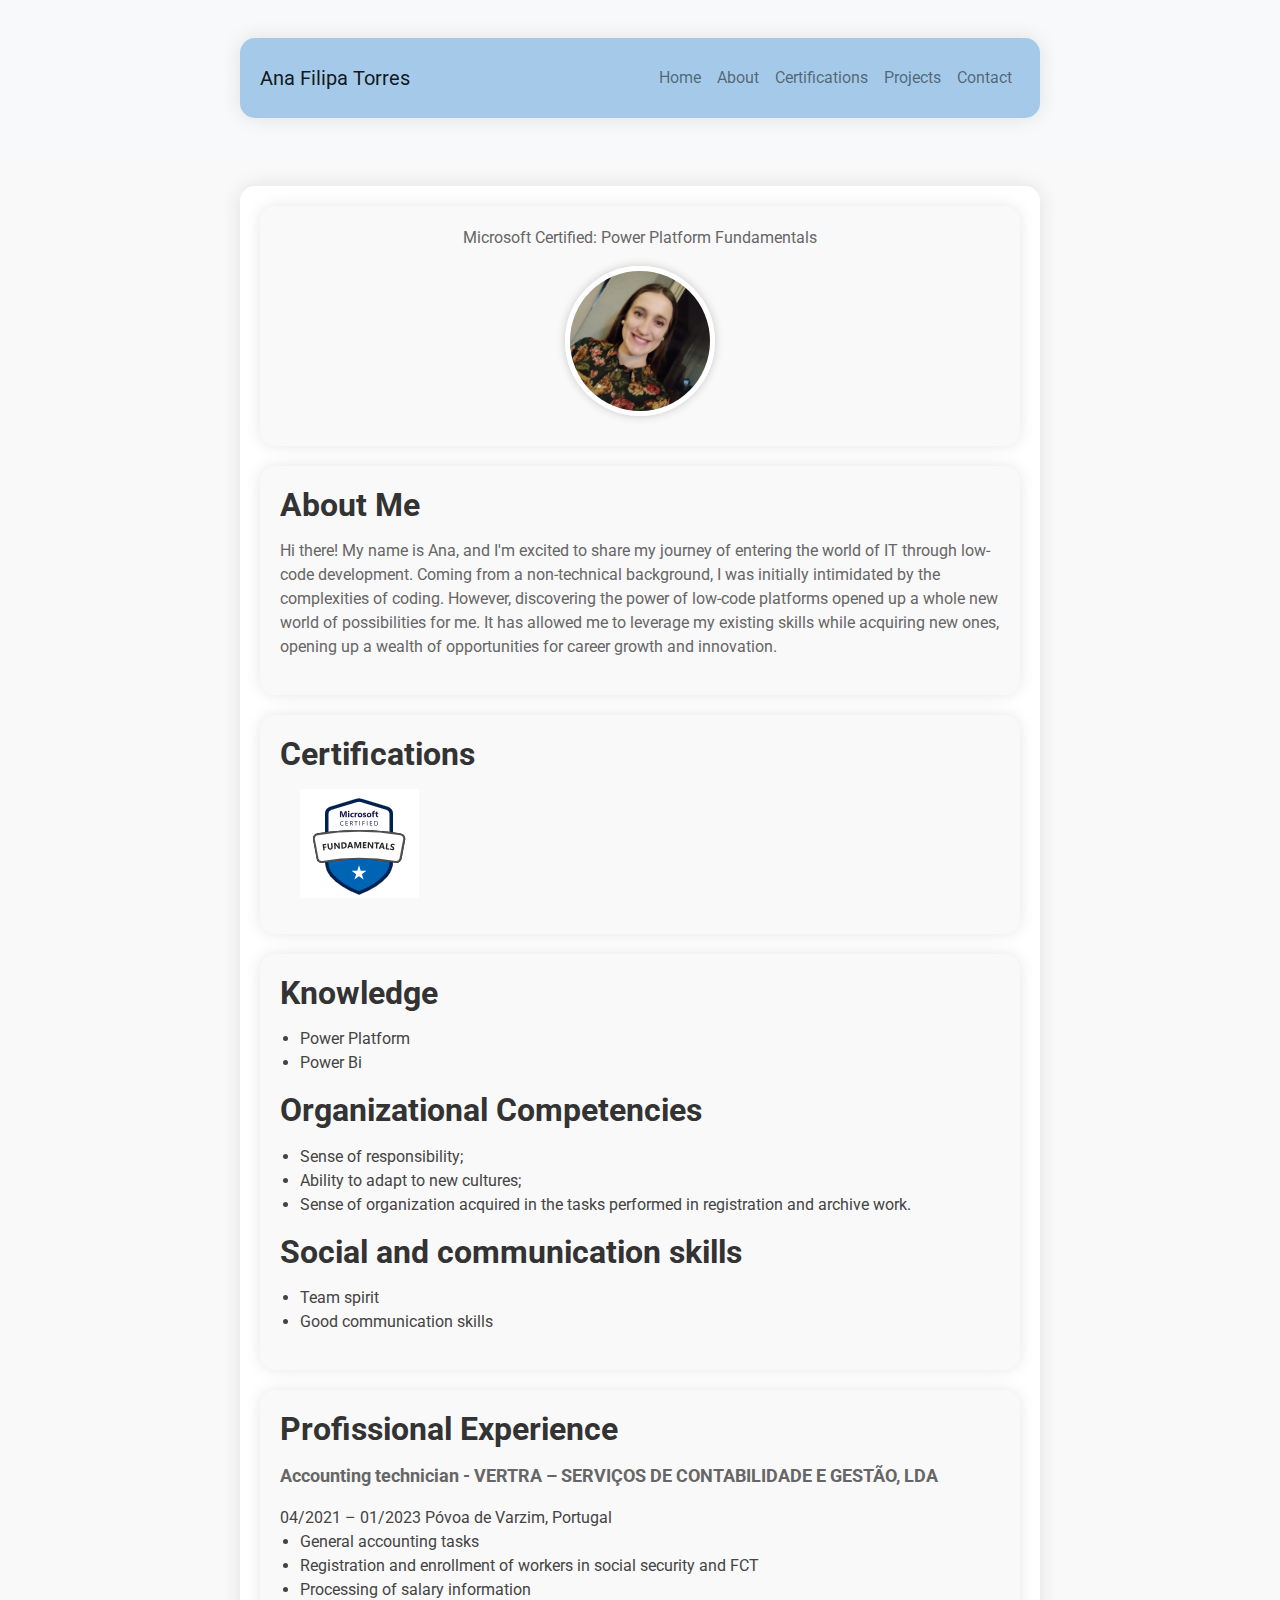
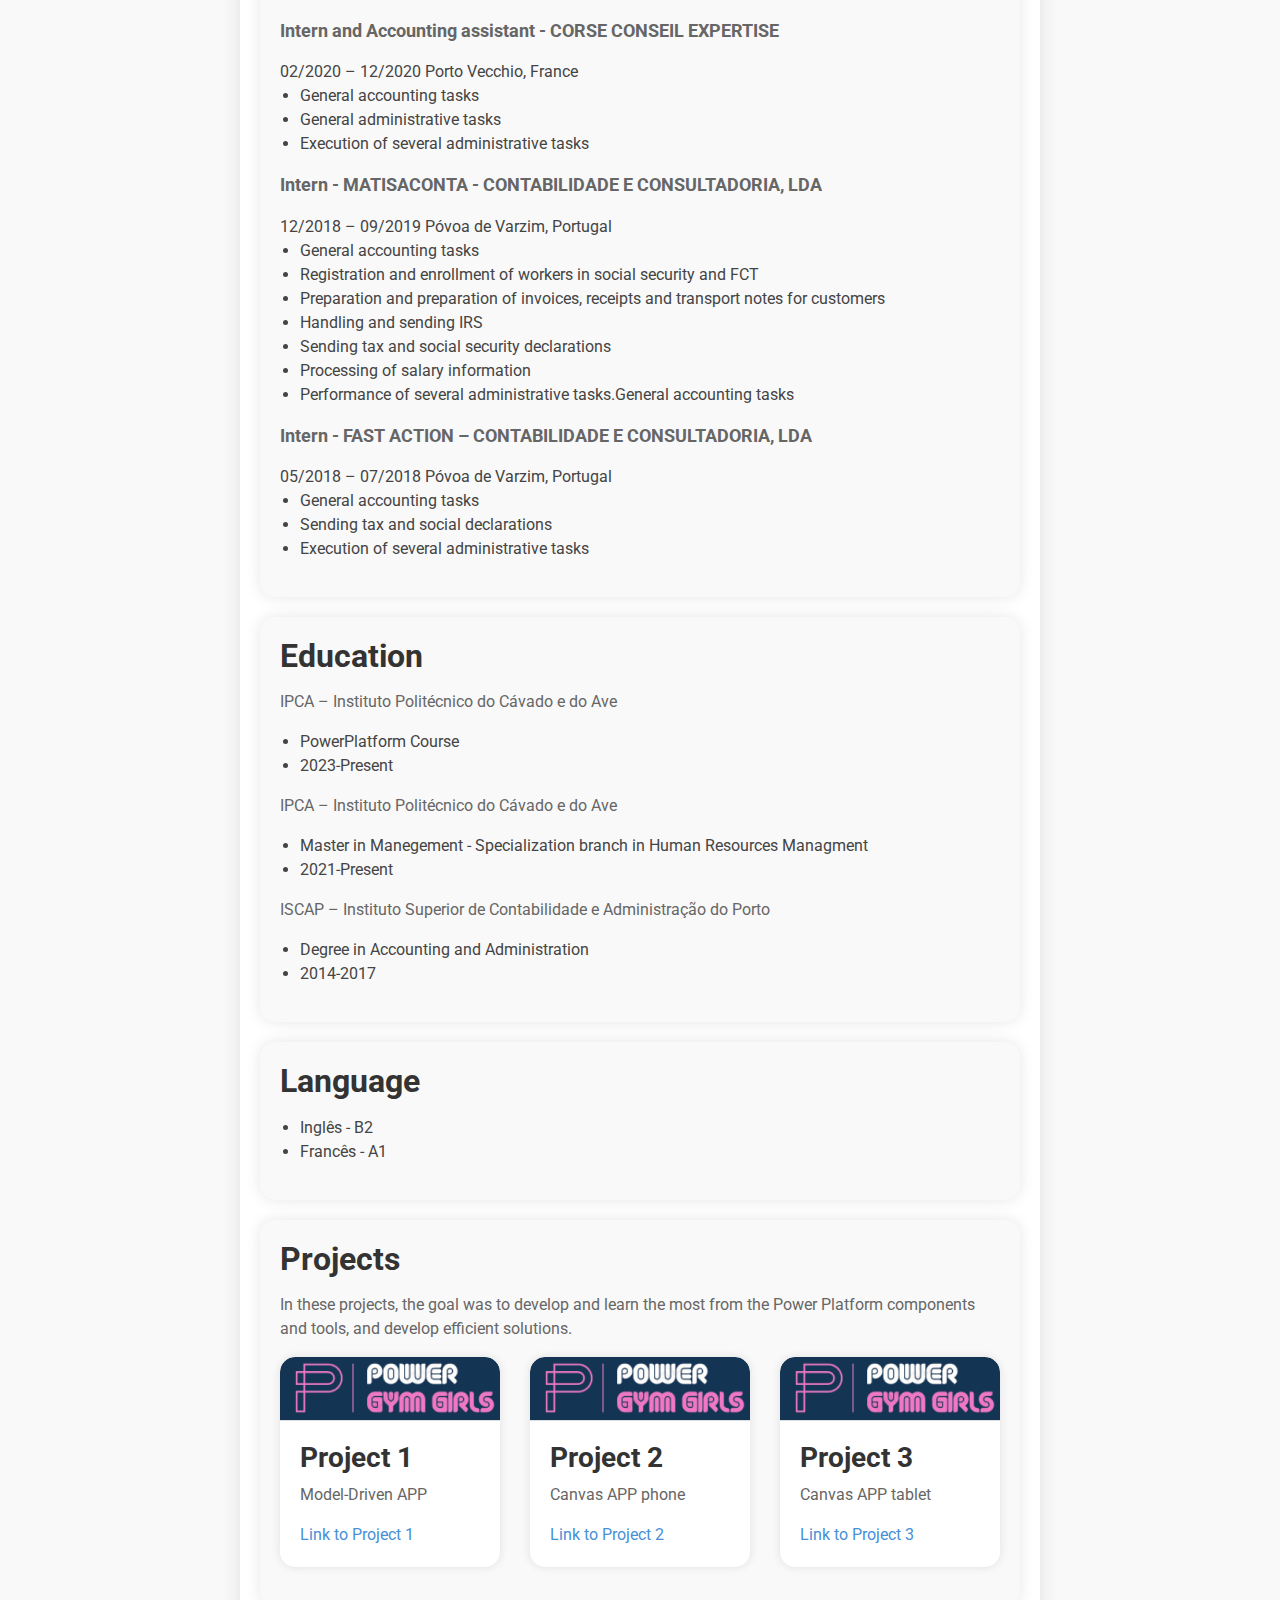
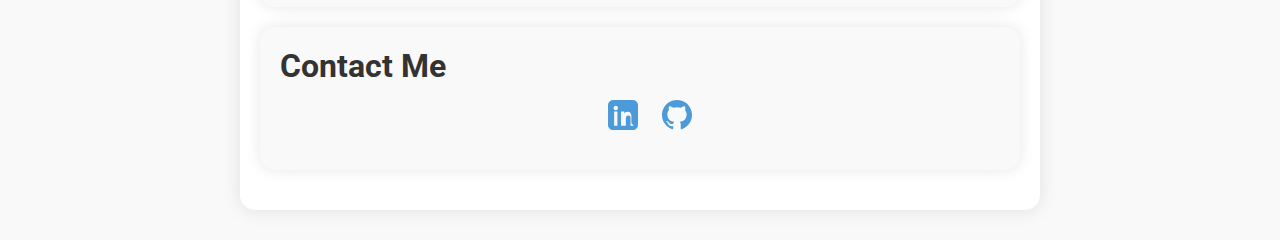
<file: index.html>
<!DOCTYPE html>
<html lang="pt-br">

<head>
    <meta charset="UTF-8">
    <meta name="viewport" content="width=device-width, initial-scale=1.0">
    <title>Ana Filipa Araújo Torres - Currículo</title>
    <!-- Google Fonts -->
    <link href="https://fonts.googleapis.com/css2?family=Roboto:wght@400;700&display=swap" rel="stylesheet">
    <!-- Bootstrap CSS -->
    <link href="https://stackpath.bootstrapcdn.com/bootstrap/4.5.2/css/bootstrap.min.css" rel="stylesheet">
    <style>
        body {
            font-family: 'Roboto', sans-serif;
            margin: 0;
            padding: 0;
            background-color: #f9f9f9;
            color: #444;
        }

        .container {
            max-width: 800px;
            margin: 30px auto;
            background-color: #ffffff;
            padding: 20px;
            border-radius: 15px;
            box-shadow: 0 0 20px rgba(0, 0, 0, 0.1);
        }

        header {
            text-align: center;
            background-color: #4c77af;
            padding: 20px;
            border-radius: 15px 15px 0 0;
            margin-bottom: 20px;
        }

        header img {
            border-radius: 50%;
            margin-bottom: 10px;
            width: 150px;
            height: 150px;
            object-fit: cover;
            border: 5px solid #fff;
            box-shadow: 0 0 10px rgba(0, 0, 0, 0.2);
        }

        h1,
        h2,
        h3 {
            color: #333;
            font-weight: bold;
        }

        p {
            color: #666;
        }

        .section {
            background-color: #f9f9f9;
            border-radius: 15px;
            padding: 20px;
            margin-bottom: 20px;
            box-shadow: 0 0 15px rgba(0, 0, 0, 0.1);
        }

        .section h2 {
            margin-top: 0;
            margin-bottom: 15px;
        }

        .section ul {
            padding-left: 20px;
        }

        .btn-primary {
            background-color: #3a44cf;
            border-color: #0f12ca;
            transition: background-color 0.3s ease;
        }

        .btn-primary:hover {
            background-color: #3f5bd8;
            border-color: #1d46ce;
        }

        .btn-primary:focus,
        .btn-primary.focus {
            box-shadow: 0 0 0 0.2rem rgba(76, 175, 80, 0.5);
        }

        .project-card {
            background-color: #ffffff;
            border-radius: 15px;
            box-shadow: 0 0 10px rgba(0, 0, 0, 0.1);
            overflow: hidden;
            margin-bottom: 20px;
            transition: transform 0.3s ease;
        }

        .project-card:hover {
            transform: translateY(-5px);
        }

        .project-card img {
            width: 100%;
            height: auto;
            border-bottom: 1px solid #ddd;
            border-radius: 15px 15px 0 0;
        }

        .project-info {
            padding: 20px;
        }

        .project-info h3 {
            margin-top: 0;
            color: #333;
        }

        .project-info p {
            color: #666;
        }

        .project-info a {
            display: inline-block;
            color: #4590d6;
            text-decoration: none;
        }

        .project-info a:hover {
            text-decoration: underline;
        }

        .social-links {
            list-style: none;
            padding: 0;
            text-align: center;
            margin-bottom: 20px;
        }

        .social-links li {
            display: inline-block;
            margin: 0 10px;
        }

        .social-links svg {
            width: 30px;
            height: 30px;
            fill: #4c9ada;
            transition: fill 0.3s ease;
        }

        .social-links svg:hover {
            fill: #076de2;
        }
    
    .certifications-container {
        display: flex;
        align-items: center;
    }

    .certification-image {
        margin-left: 10px; /* Adjust the spacing between the text and the image as needed */
    }


    </style>
</head>

<body>
    <nav class="navbar navbar-expand-lg navbar-light bg-light" >
        <div class="container" style="background-color: #a5cae9;">
            <a class="navbar-brand" href="#">Ana Filipa Torres</a>
            <button class="navbar-toggler" type="button" data-toggle="collapse" data-target="#navbarNav"
                aria-controls="navbarNav" aria-expanded="false" aria-label="Toggle navigation">
                <span class="navbar-toggler-icon"></span>
            </button>
            <div class="collapse navbar-collapse justify-content-end" id="navbarNav">
                <ul class="navbar-nav">
                    <li class="nav-item">
                        <a class="nav-link" href="#">Home</a>
                    </li>
                    <li class="nav-item">
                        <a class="nav-link" href="#about">About</a>
                    </li>
                    <li class="nav-item">
                        <a class="nav-link" href="#certification">Certifications</a>
                    </li>
                    <li class="nav-item">
                        <a class="nav-link" href="#projects">Projects</a>
                    </li>
                    <li class="nav-item">
                        <a class="nav-link" href="#contact">Contact</a>
                    </li>
                </ul>
            </div>
        </div>
    </nav>

    <div class="container">
        <header class="section">
            <p>Microsoft Certified: Power Platform Fundamentals</p>
            <img src="curriculumhtml/imagem/1677688121064.jpeg" alt="Ana's Photo">
        </header>
        <section class="section" id="about">
            <h2>About Me</h2>
            <p>
                Hi there! My name is Ana, and I'm excited to share my journey of entering the world of IT through
                low-code development.
                Coming from a non-technical background, I was initially intimidated by the complexities of coding.
                However, discovering the power of low-code platforms opened up a whole new world of possibilities for
                me.
                It has allowed me to leverage my existing skills while acquiring new ones, opening up a wealth of
                opportunities for career growth and innovation.
            </p>
        </section>
         <section class="section" id="certification">
            <h2>Certifications</h2>
            <ul>
                <img src="curriculumhtml/imagem/certificaco.png" alt="Ana's Photo">
            </ul>
        </section>
        <section class="section">
            <h2>Knowledge</h2>
            <ul>
                <li>Power Platform</li>
                <li>Power Bi</li>
            </ul>
            <h2>Organizational Competencies</h2>
            <ul>
                <li>Sense of responsibility;</li>
                <li>Ability to adapt to new cultures;</li>
                <li>Sense of organization acquired in the tasks performed in registration and archive work.</li>
            </ul>
            <h2>Social and communication skills</h2>
            <ul>
                <li>Team spirit</li>
                <li>Good communication skills</li>
            </ul>
        </section>
        <section class="section">
            <h2>Profissional Experience</h2>
            <p style="font-size: 1.1em; font-weight: bold;">Accounting technician - VERTRA – SERVIÇOS DE CONTABILIDADE E
                GESTÃO, LDA</p>
            <span>04/2021 – 01/2023</span>
            <span>Póvoa de Varzim, Portugal</span>
            <ul>
                <li>General accounting tasks</li>
                <li>Registration and enrollment of workers in social security and FCT</li>
                <li>Processing of salary information</li>
            </ul>
            <p style="font-size: 1.1em; font-weight: bold;">Intern and Accounting assistant - CORSE CONSEIL EXPERTISE
            </p>
            <span>02/2020 – 12/2020</span>
            <span>Porto Vecchio, France</span>
            <ul>
                <li>General accounting tasks</li>
                <li>General administrative tasks</li>
                <li>Execution of several administrative tasks</li>
            </ul>
            <p style="font-size: 1.1em; font-weight: bold;">Intern - MATISACONTA - CONTABILIDADE E CONSULTADORIA, LDA
            </p>
            <span>12/2018 – 09/2019</span>
            <span>Póvoa de Varzim, Portugal</span>
            <ul>
                <li>General accounting tasks</li>
                <li>Registration and enrollment of workers in social security and FCT</li>
                <li>Preparation and preparation of invoices, receipts and transport notes for customers</li>
                <li>Handling and sending IRS</li>
                <li>Sending tax and social security declarations</li>
                <li>Processing of salary information</li>
                <li>Performance of several administrative tasks.General accounting tasks</li>
            </ul>
            <p style="font-size: 1.1em; font-weight: bold;">Intern - FAST ACTION – CONTABILIDADE E CONSULTADORIA, LDA
            </p>
            <span>05/2018 – 07/2018</span>
            <span>Póvoa de Varzim, Portugal</span>
            <ul>
                <li>General accounting tasks</li>
                <li>Sending tax and social declarations</li>
                <li>Execution of several administrative tasks</li>
            </ul>
        </section>
        <section class="section">
            <h2>Education</h2>
            <p>IPCA – Instituto Politécnico do Cávado e do Ave</p>
            <ul>
                <li>PowerPlatform Course</li>
                <li>2023-Present</li>
            </ul>
            <p>IPCA – Instituto Politécnico do Cávado e do Ave</p>
            <ul>
                <li>Master in Manegement - Specialization branch in Human Resources Managment</li>
                <li>2021-Present</li>
            </ul>
            <p>ISCAP – Instituto Superior de Contabilidade e Administração do Porto</p>
            <ul>
                <li>Degree in Accounting and Administration</li>
                <li>2014-2017</li>
            </ul>
        </section>
        <section class="section">
            <h2>Language</h2>
            <ul>
                <li>Inglês - B2</li>
                <li>Francês - A1</li>
            </ul>
        </section>
        <section class="section" id="projects">
            <h2>Projects</h2>
            <p>
                In these projects, the goal was to develop and learn the most from the Power Platform components and
                tools,
                and develop efficient solutions.
            </p>
            <div class="row">
                <div class="col-md-4">
                    <div class="project-card">
                        <img src="curriculumhtml/imagem/Screenshot.png" alt="Project 1">
                        <div class="project-info">
                            <h3>Project 1</h3>
                            <p>Model-Driven APP</p>
                            <a href="https://github.com/AnaFilipaTorres/Portefolio_PowerPaltform/tree/main/power%20apps%20and%20power%20automate/model%20driven%20app%20power%20gym%20girls">Link to Project 1</a>
                        </div>
                    </div>
                </div>
                <div class="col-md-4">
                    <div class="project-card">
                        <img src="curriculumhtml/imagem/Screenshot.png" alt="Project 2">
                        <div class="project-info">
                            <h3>Project 2</h3>
                            <p>Canvas APP phone</p>
                            <a href="https://github.com/AnaFilipaTorres/Portefolio_PowerPaltform/tree/main/power%20apps%20and%20power%20automate/canvas%20app%20telemovel">Link to Project 2</a>
                        </div>
                    </div>
                </div>
                <div class="col-md-4">
                    <div class="project-card">
                        <img src="curriculumhtml/imagem/Screenshot.png" alt="Project 3">
                        <div class="project-info">
                            <h3>Project 3</h3>
                            <p>Canvas APP tablet</p>
                            <a
                                href="https://github.com/AnaFilipaTorres/Portefolio_PowerPaltform/tree/main/power%20apps%20and%20power%20automate/canvasapptablet_powergymgirls">Link
                                to Project 3</a>
                        </div>
                    </div>
                </div>
            </div>
        </section>
        <section class="section" id="contact">
            <h2>Contact Me</h2>
            <ul class="social-links">
                <li>
                    <a href="https://www.linkedin.com/in/ana-torres-2323b5268" target="_blank">
                        <svg xmlns="http://www.w3.org/2000/svg" viewBox="0 0 24 24">
                            <path
                                d="M19.922 0H4.078C1.83 0 0 1.83 0 4.078v15.844C0 22.17 1.83 24 4.078 24h15.844C22.17 24 24 22.17 24 19.922V4.078C24 1.83 22.17 0 19.922 0zM7.535 20.663H4.905V9.228h2.63v11.435zM6.22 8.171a1.737 1.737 0 01-1.737-1.738c0-.96.777-1.738 1.737-1.738a1.737 1.737 0 110 3.476zm14.443 12.492h-2.626v-5.31c0-1.253-.025-2.867-1.74-2.867-1.742 0-2.008 1.354-2.008 2.753v5.424H10.43V9.228h2.552v1.465h.036c.356-.672 1.226-1.38 2.518-1.38 2.69 0 3.184 1.768 3.184 4.066v5.285h-.002z" />
                        </svg>
                    </a>
                </li>
                <li>
                    <a href="https://github.com/AnaFilipaTorres" target="_blank">
                        <svg xmlns="http://www.w3.org/2000/svg" viewBox="0 0 24 24">
                            <path
                                d="M12 0C5.37 0 0 5.37 0 12c0 5.303 3.438 9.8 8.209 11.387.6.111.793-.261.793-.579 0-.285-.012-1.04-.015-2.041-3.338.725-4.042-1.561-4.042-1.561-.547-1.387-1.336-1.756-1.336-1.756-1.09-.745.082-.729.082-.729 1.205.084 1.839 1.237 1.839 1.237 1.07 1.834 2.809 1.304 3.496.996.108-.777.418-1.304.762-1.604-2.665-.297-5.467-1.332-5.467-5.926 0-1.31.465-2.383 1.235-3.22-.124-.296-.536-1.524.117-3.176 0 0 1.008-.322 3.3 1.23a11.58 11.58 0 013.023-.404c1.026.004 2.06.138 3.023.404 2.29-1.552 3.296-1.23 3.296-1.23.656 1.652.245 2.88.121 3.176.77.837 1.232 1.91 1.232 3.22 0 4.606-2.807 5.625-5.479 5.916.43.372.816 1.103.816 2.22 0 1.604-.015 2.893-.015 3.287 0 .32.192.694.799.576C20.566 21.796 24 17.3 24 12c0-6.63-5.373-12-12-12z" />
                        </svg>
                    </a>
                </li>
                <!-- Add more social icons as needed -->
            </ul>
        </section>
    </div>
    <!-- Bootstrap JS -->
    <script src="https://stackpath.bootstrapcdn.com/bootstrap/4.5.2/js/bootstrap.min.js"></script>
</body>

</html>
</file>
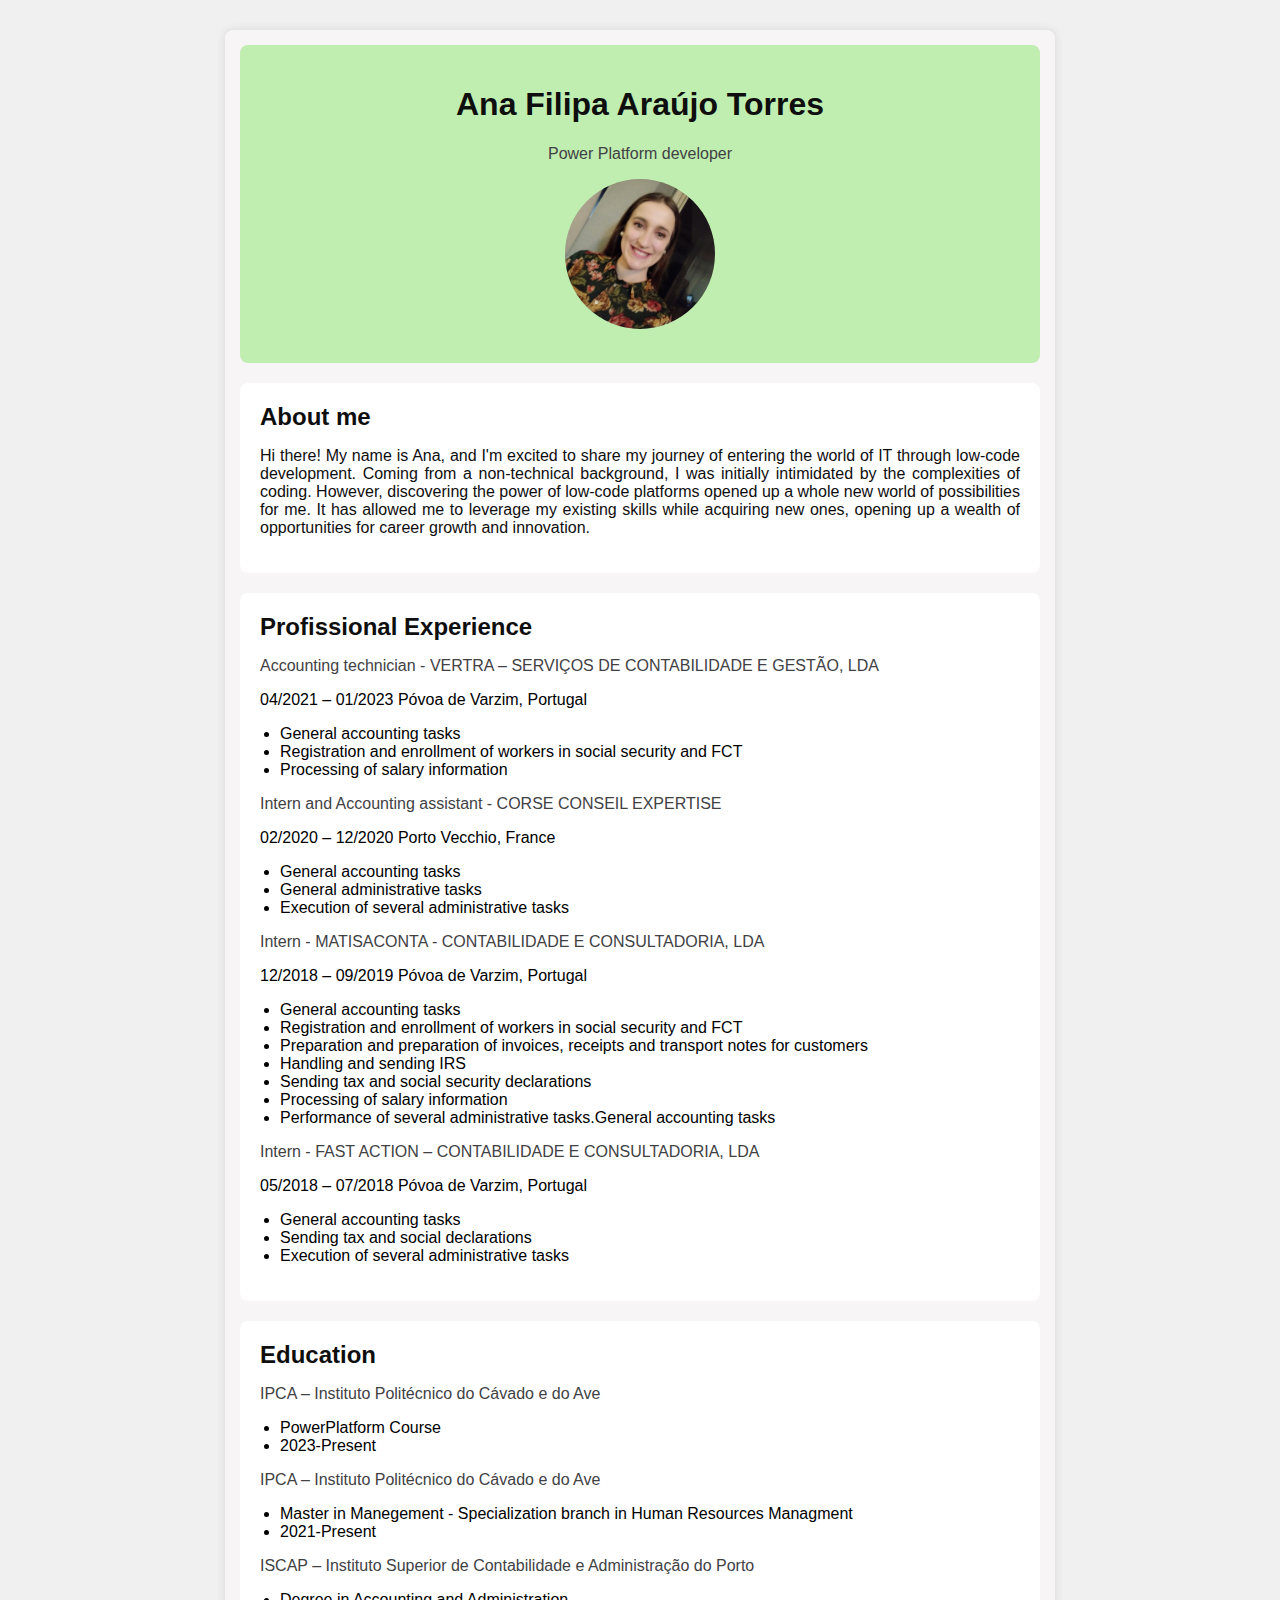
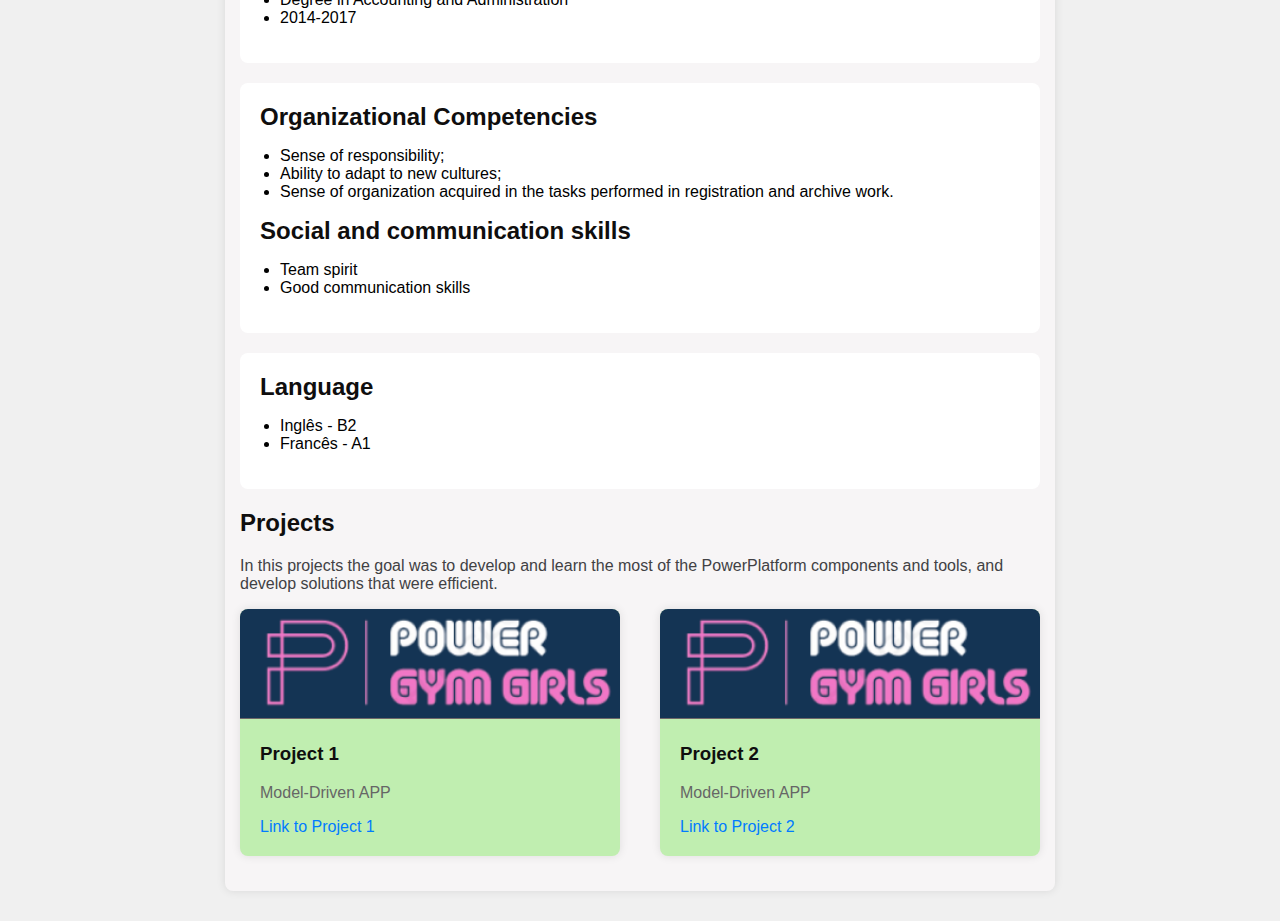
<file: curriculum html/cvAnaTorres.html>
<!DOCTYPE html>
<html lang="pt-br">

<head>
  <meta charset="UTF-8">
  <meta name="viewport" content="width=device-width, initial-scale=1.0">
  <title>Meu Currículo</title>
  <style>
    body {
      font-family: Arial, sans-serif;
      margin: 0;
      padding: 0;
      background-color: #f0f0f0;
    }

    .container {
      max-width: 800px;
      margin: 30px auto;
      background-color: #f7f5f6;
      padding: 15px;
      border-radius: 8px;
      box-shadow: 0 0 10px rgba(0, 0, 0, 0.1);
    }

    header {
      text-align: center;
      background-color: #c0eeb0;
      padding: 20px;
      border-radius: 8px 8px 0 0;
    }

    header img {
      border-radius: 50%;
      margin-bottom: 10px;
      width: 150px;
      height: 150px;
    }

    h1,
    h2,
    h3 {
      color: #0f0e0e;
      font-weight: bold;
    }

    p {
      color: #414144;
    }

    .section {
      background-color: #ffffff;
      border-radius: 8px;
      padding: 20px;
      margin-bottom: 20px;
    }

    .section h2 {
      margin-top: 0;
      margin-bottom: 15px;
    }

    .section ul {
      padding-left: 20px;
    }

    #projects {
      display: flex;
      flex-wrap: wrap;
      justify-content: space-between;
    }

    .project {
      flex: 0 1 calc(50% - 20px);
      margin-bottom: 20px;
    }

    .project-card {
      background-color: #c0eeb0;
      border-radius: 8px;
      box-shadow: 0 0 10px rgba(0, 0, 0, 0.1);
      overflow: hidden;
    }

    .project-card img {
      width: 100%;
      height: auto;
      border-bottom: 1px solid #6e6868;
    }

    .project-info {
      padding: 20px;
    }

    .project-info h3 {
      margin-top: 0;
    }

    .project-info p {
      color: #666;
    }

    .project-info a {
      display: inline-block;
      color: #007bff;
      text-decoration: none;
    }

    .project-info a:hover {
      text-decoration: underline;
    }
  </style>
</head>

<body>
  <div class="container">
    <header class="section" style="background-color: #c0eeb0;">
      <h1>Ana Filipa Araújo Torres</h1>
      <p>Power Platform developer</p>
      <img src="imagem/1677688121064.jpeg" alt="Sua Foto">
    </header>
    <section class="section">
      <h2>About me</h2>
      <div style="color: #0f0e0e">
        <p style="color: #0f0e0e; text-align: justify;">
          Hi there! My name is Ana, and I'm excited to share my journey of entering the world of
          IT through low-code development. Coming from a non-technical background,
          I was initially intimidated by the complexities of coding. However, discovering the power of
          low-code platforms opened up a whole new world of possibilities for me.
          It has allowed me to leverage my existing skills while acquiring new ones,
          opening up a wealth of opportunities for career growth and innovation.
        </p>

      </div>
    </section>
    <section class="section">
      <h2>Profissional Experience</h2>
      <p>Accounting technician - VERTRA – SERVIÇOS DE CONTABILIDADE E GESTÃO, LDA</p>
      <span>04/2021 – 01/2023</span>
      <span>Póvoa de Varzim, Portugal</span>
      <ul>
        <li>General accounting tasks</li>
        <li>Registration and enrollment of workers in social security and FCT</li>
        <li>Processing of salary information</li>
      </ul>
      <p>Intern and Accounting assistant - CORSE CONSEIL EXPERTISE</p>
      <span>02/2020 – 12/2020</span>
      <span>Porto Vecchio, France</span>
      <ul>
        <li>General accounting tasks</li>
        <li>General administrative tasks</li>
        <li>Execution of several administrative tasks</li>
      </ul>
      <p>Intern - MATISACONTA - CONTABILIDADE E CONSULTADORIA, LDA</p>
      <span>12/2018 – 09/2019</span>
      <span>Póvoa de Varzim, Portugal</span>
      <ul>
        <li>General accounting tasks</li>
        <li>Registration and enrollment of workers in social security and FCT</li>
        <li>Preparation and preparation of invoices, receipts and transport notes for customers</li>
        <li>Handling and sending IRS</li>
        <li>Sending tax and social security declarations</li>
        <li>Processing of salary information</li>
        <li>Performance of several administrative tasks.General accounting tasks</li>
      </ul>
      <p>Intern - FAST ACTION – CONTABILIDADE E CONSULTADORIA, LDA</p>
      <span>05/2018 – 07/2018</span>
      <span>Póvoa de Varzim, Portugal</span>
      <ul>
        <li>General accounting tasks</li>
        <li>Sending tax and social declarations</li>
        <li>Execution of several administrative tasks</li>
      </ul>
    </section>
    <section class="section">
      <h2>Education</h2>
      <p>IPCA – Instituto Politécnico do Cávado e do Ave</p>
      <ul>
        <li>PowerPlatform Course</li>
        <li>2023-Present</li>
      </ul>
      <p>IPCA – Instituto Politécnico do Cávado e do Ave</p>
      <ul>
        <li>Master in Manegement - Specialization branch in Human Resources Managment</li>
        <li>2021-Present</li>
      </ul>
      <p>ISCAP – Instituto Superior de Contabilidade e Administração do Porto</p>
      <ul>
        <li>Degree in Accounting and Administration</li>
        <li>2014-2017</li>
      </ul>
    </section>
    <section class="section">
      <h2>Organizational Competencies</h2>
      <ul>
        <li>Sense of responsibility;</li>
        <li>Ability to adapt to new cultures;</li>
        <li>Sense of organization acquired in the tasks performed in registration and archive work.</li>
      </ul>
      <h2>Social and communication skills</h2>
      <ul>
        <li>Team spirit</li>
        <li>Good communication skills</li>
      </ul>
    </section>
    <section class="section">
      <h2>Language</h2>
      <ul>
        <li>Inglês - B2</li>
        <li>Francês - A1</li>
      </ul>
    </section>
    <section>
      <h2>Projects</h2>
      <p>
        In this projects the goal was to develop and learn the most of the PowerPlatform components and tools,
        and develop solutions that were efficient.
      </p>
    </section>
    <section id="projects">
      <div class="project">
        <div class="project-card">
          <img src="imagem/Screenshot 2024-03-13 161642.png" alt="Project 1">
          <div class="project-info">
            <h3>Project 1</h3>
            <p>Model-Driven APP</p>
            <a href="#">Link to Project 1</a>
          </div>
        </div>
      </div>
      <div class="project">
        <div class="project-card">
          <img src="imagem/Screenshot 2024-03-13 161642.png" alt="Project 2">
          <div class="project-info">
            <h3>Project 2</h3>
            <p>Model-Driven APP</p>
            <a href="#">Link to Project 2</a>
          </div>
        </div>
      </div>
    </section>
  </div>
</body>

</html>
</file>
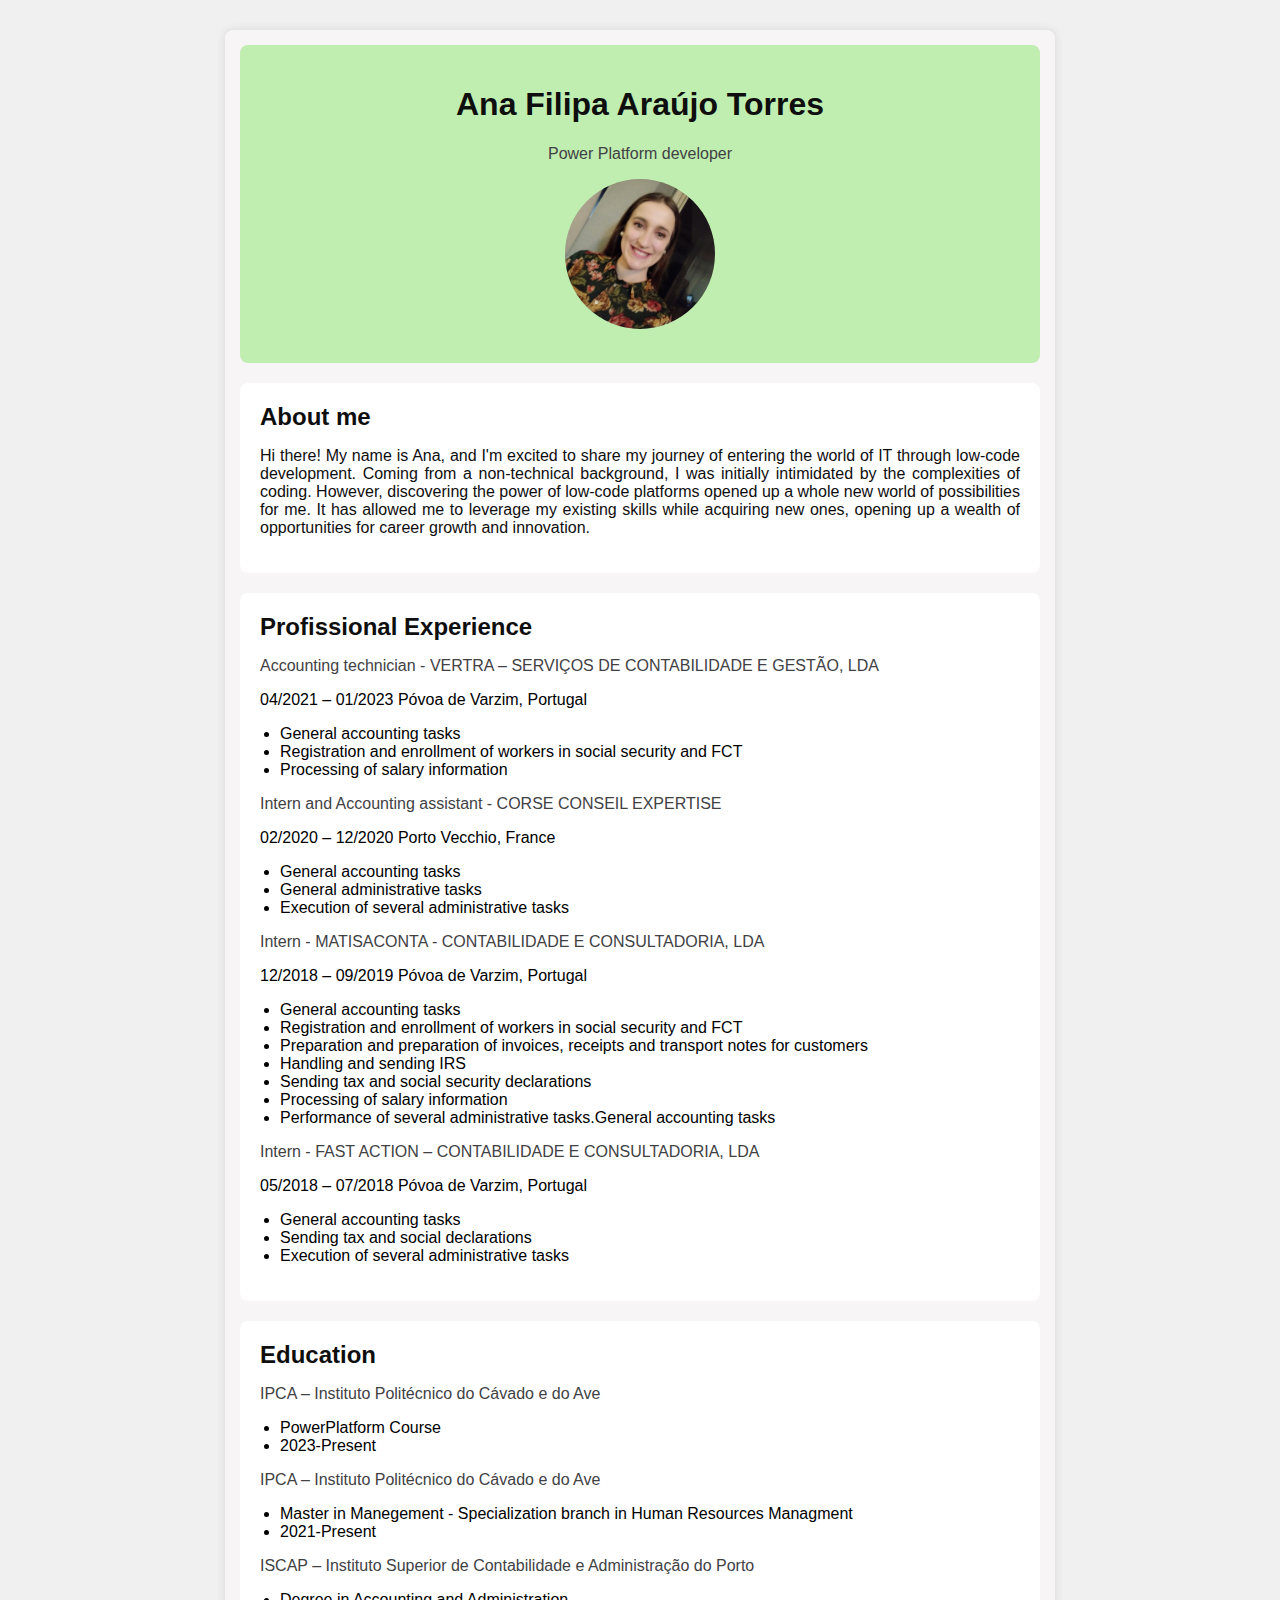
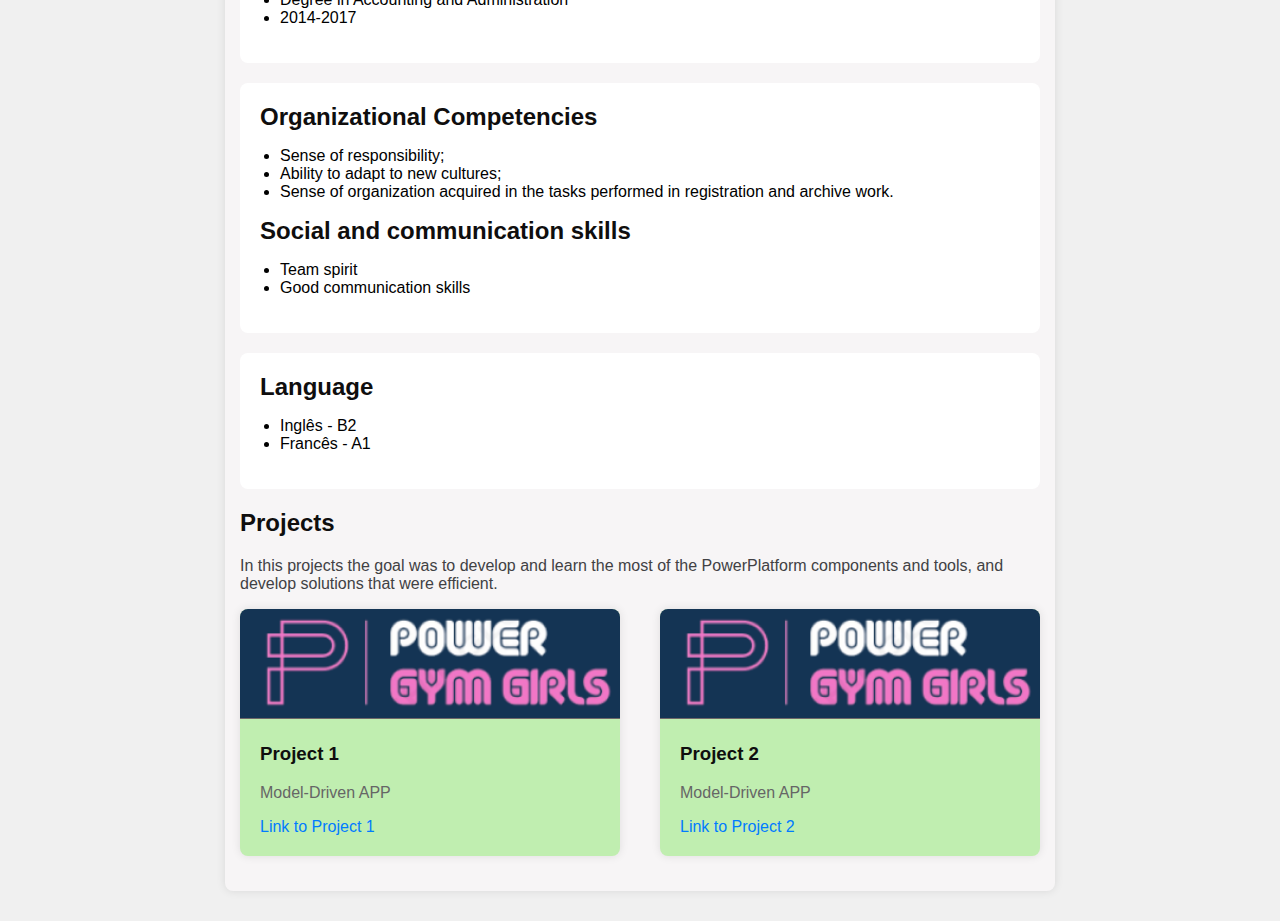
<file: curriculumhtml/cvAnaTorres.html>
<!DOCTYPE html>
<html lang="pt-br">

<head>
  <meta charset="UTF-8">
  <meta name="viewport" content="width=device-width, initial-scale=1.0">
  <title>Meu Currículo</title>
  <style>
    body {
      font-family: Arial, sans-serif;
      margin: 0;
      padding: 0;
      background-color: #f0f0f0;
    }

    .container {
      max-width: 800px;
      margin: 30px auto;
      background-color: #f7f5f6;
      padding: 15px;
      border-radius: 8px;
      box-shadow: 0 0 10px rgba(0, 0, 0, 0.1);
    }

    header {
      text-align: center;
      background-color: #c0eeb0;
      padding: 20px;
      border-radius: 8px 8px 0 0;
    }

    header img {
      border-radius: 50%;
      margin-bottom: 10px;
      width: 150px;
      height: 150px;
    }

    h1,
    h2,
    h3 {
      color: #0f0e0e;
      font-weight: bold;
    }

    p {
      color: #414144;
    }

    .section {
      background-color: #ffffff;
      border-radius: 8px;
      padding: 20px;
      margin-bottom: 20px;
    }

    .section h2 {
      margin-top: 0;
      margin-bottom: 15px;
    }

    .section ul {
      padding-left: 20px;
    }

    #projects {
      display: flex;
      flex-wrap: wrap;
      justify-content: space-between;
    }

    .project {
      flex: 0 1 calc(50% - 20px);
      margin-bottom: 20px;
    }

    .project-card {
      background-color: #c0eeb0;
      border-radius: 8px;
      box-shadow: 0 0 10px rgba(0, 0, 0, 0.1);
      overflow: hidden;
    }

    .project-card img {
      width: 100%;
      height: auto;
      border-bottom: 1px solid #6e6868;
    }

    .project-info {
      padding: 20px;
    }

    .project-info h3 {
      margin-top: 0;
    }

    .project-info p {
      color: #666;
    }

    .project-info a {
      display: inline-block;
      color: #007bff;
      text-decoration: none;
    }

    .project-info a:hover {
      text-decoration: underline;
    }
  </style>
</head>

<body>
  <div class="container">
    <header class="section" style="background-color: #c0eeb0;">
      <h1>Ana Filipa Araújo Torres</h1>
      <p>Power Platform developer</p>
      <img src="imagem/1677688121064.jpeg" alt="Sua Foto">
    </header>
    <section class="section">
      <h2>About me</h2>
      <div style="color: #0f0e0e">
        <p style="color: #0f0e0e; text-align: justify;">
          Hi there! My name is Ana, and I'm excited to share my journey of entering the world of
          IT through low-code development. Coming from a non-technical background,
          I was initially intimidated by the complexities of coding. However, discovering the power of
          low-code platforms opened up a whole new world of possibilities for me.
          It has allowed me to leverage my existing skills while acquiring new ones,
          opening up a wealth of opportunities for career growth and innovation.
        </p>

      </div>
    </section>
    <section class="section">
      <h2>Profissional Experience</h2>
      <p>Accounting technician - VERTRA – SERVIÇOS DE CONTABILIDADE E GESTÃO, LDA</p>
      <span>04/2021 – 01/2023</span>
      <span>Póvoa de Varzim, Portugal</span>
      <ul>
        <li>General accounting tasks</li>
        <li>Registration and enrollment of workers in social security and FCT</li>
        <li>Processing of salary information</li>
      </ul>
      <p>Intern and Accounting assistant - CORSE CONSEIL EXPERTISE</p>
      <span>02/2020 – 12/2020</span>
      <span>Porto Vecchio, France</span>
      <ul>
        <li>General accounting tasks</li>
        <li>General administrative tasks</li>
        <li>Execution of several administrative tasks</li>
      </ul>
      <p>Intern - MATISACONTA - CONTABILIDADE E CONSULTADORIA, LDA</p>
      <span>12/2018 – 09/2019</span>
      <span>Póvoa de Varzim, Portugal</span>
      <ul>
        <li>General accounting tasks</li>
        <li>Registration and enrollment of workers in social security and FCT</li>
        <li>Preparation and preparation of invoices, receipts and transport notes for customers</li>
        <li>Handling and sending IRS</li>
        <li>Sending tax and social security declarations</li>
        <li>Processing of salary information</li>
        <li>Performance of several administrative tasks.General accounting tasks</li>
      </ul>
      <p>Intern - FAST ACTION – CONTABILIDADE E CONSULTADORIA, LDA</p>
      <span>05/2018 – 07/2018</span>
      <span>Póvoa de Varzim, Portugal</span>
      <ul>
        <li>General accounting tasks</li>
        <li>Sending tax and social declarations</li>
        <li>Execution of several administrative tasks</li>
      </ul>
    </section>
    <section class="section">
      <h2>Education</h2>
      <p>IPCA – Instituto Politécnico do Cávado e do Ave</p>
      <ul>
        <li>PowerPlatform Course</li>
        <li>2023-Present</li>
      </ul>
      <p>IPCA – Instituto Politécnico do Cávado e do Ave</p>
      <ul>
        <li>Master in Manegement - Specialization branch in Human Resources Managment</li>
        <li>2021-Present</li>
      </ul>
      <p>ISCAP – Instituto Superior de Contabilidade e Administração do Porto</p>
      <ul>
        <li>Degree in Accounting and Administration</li>
        <li>2014-2017</li>
      </ul>
    </section>
    <section class="section">
      <h2>Organizational Competencies</h2>
      <ul>
        <li>Sense of responsibility;</li>
        <li>Ability to adapt to new cultures;</li>
        <li>Sense of organization acquired in the tasks performed in registration and archive work.</li>
      </ul>
      <h2>Social and communication skills</h2>
      <ul>
        <li>Team spirit</li>
        <li>Good communication skills</li>
      </ul>
    </section>
    <section class="section">
      <h2>Language</h2>
      <ul>
        <li>Inglês - B2</li>
        <li>Francês - A1</li>
      </ul>
    </section>
    <section>
      <h2>Projects</h2>
      <p>
        In this projects the goal was to develop and learn the most of the PowerPlatform components and tools,
        and develop solutions that were efficient.
      </p>
    </section>
    <section id="projects">
      <div class="project">
        <div class="project-card">
          <img src="imagem/Screenshot.png" alt="Project 1">
          <div class="project-info">
            <h3>Project 1</h3>
            <p>Model-Driven APP</p>
            <a href="#">Link to Project 1</a>
          </div>
        </div>
      </div>
      <div class="project">
        <div class="project-card">
          <img src="imagem/Screenshot.png" alt="Project 2">
          <div class="project-info">
            <h3>Project 2</h3>
            <p>Model-Driven APP</p>
            <a href="#">Link to Project 2</a>
          </div>
        </div>
      </div>
    </section>
  </div>
</body>

</html>
</file>
